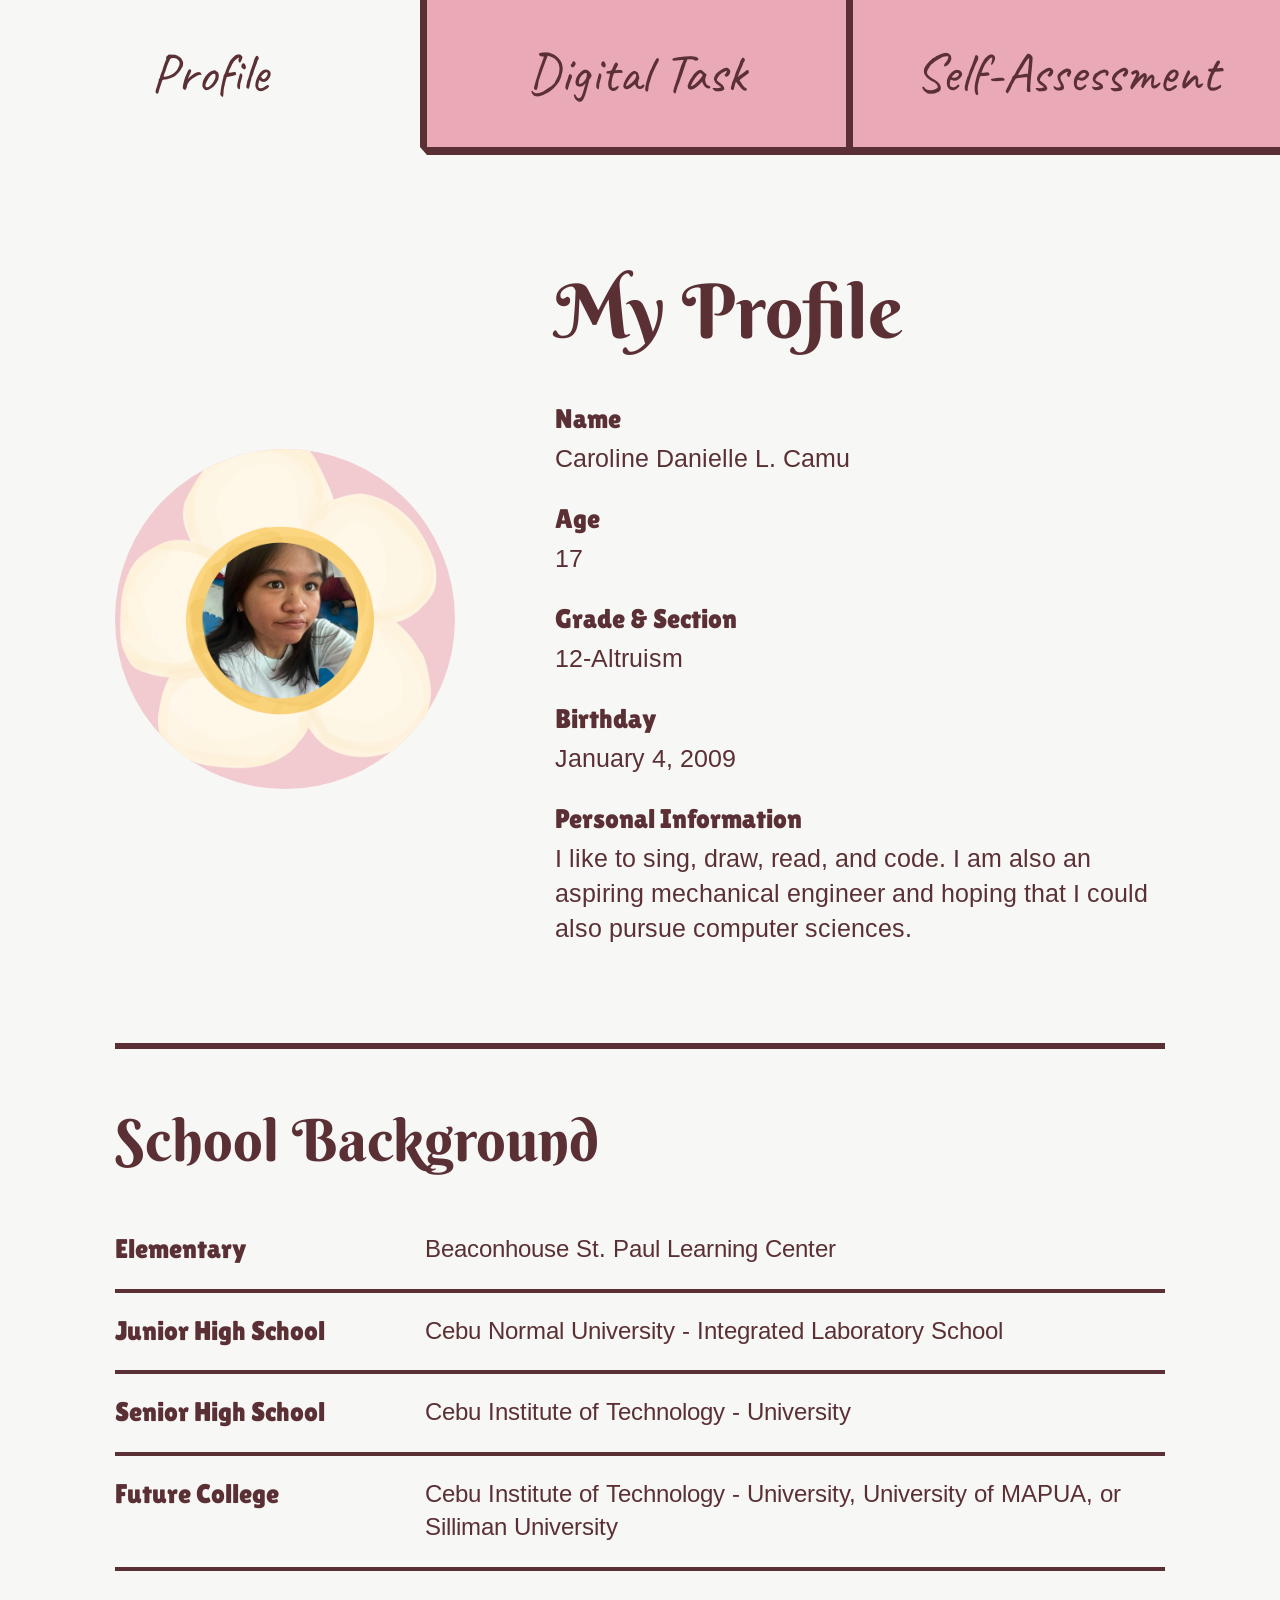
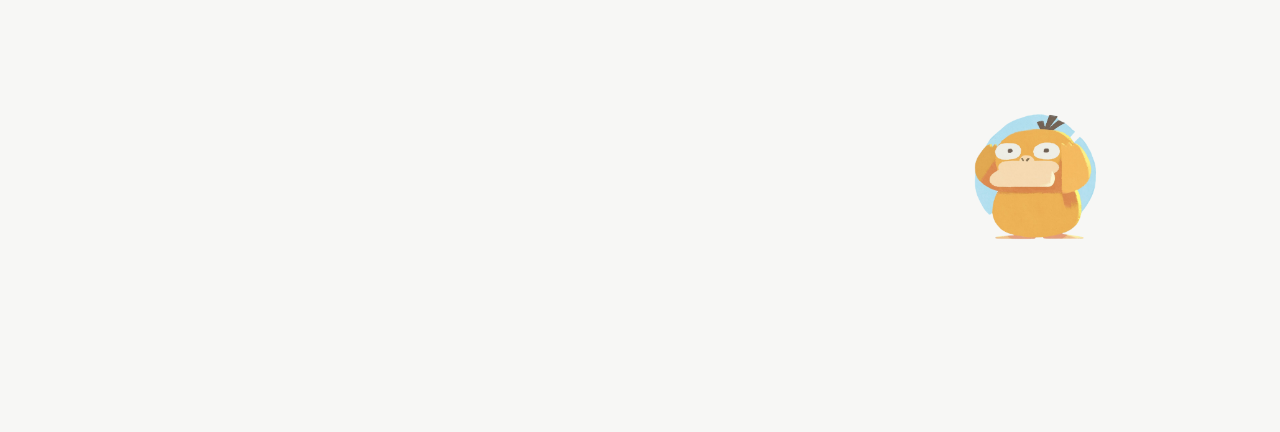
<file: index.html>
<!DOCTYPE html>
<html lang="en">

<head>
    <meta charset="UTF-8">
    <meta name="viewport" content="width=device-width, initial-scale=1.0">

    <title>Caroline's Digital Portfolio</title>

    <link rel="icon" type="image/png" href="ashets/me.png">

    <link href="https://fonts.googleapis.com/css2?family=Arimo:ital,wght@0,400..700;1,400..700&family=Berkshire+Swash&family=Caveat:wght@400..700&family=Lilita+One&family=Lobster&family=Nanum+Pen+Script&family=Share+Tech&display=swap" rel="stylesheet">

    <link rel="stylesheet" href="style.css">
</head>

<body>

    <script>
        window.location.href = "profile.html";
    </script>

</body>

</html>
</file>
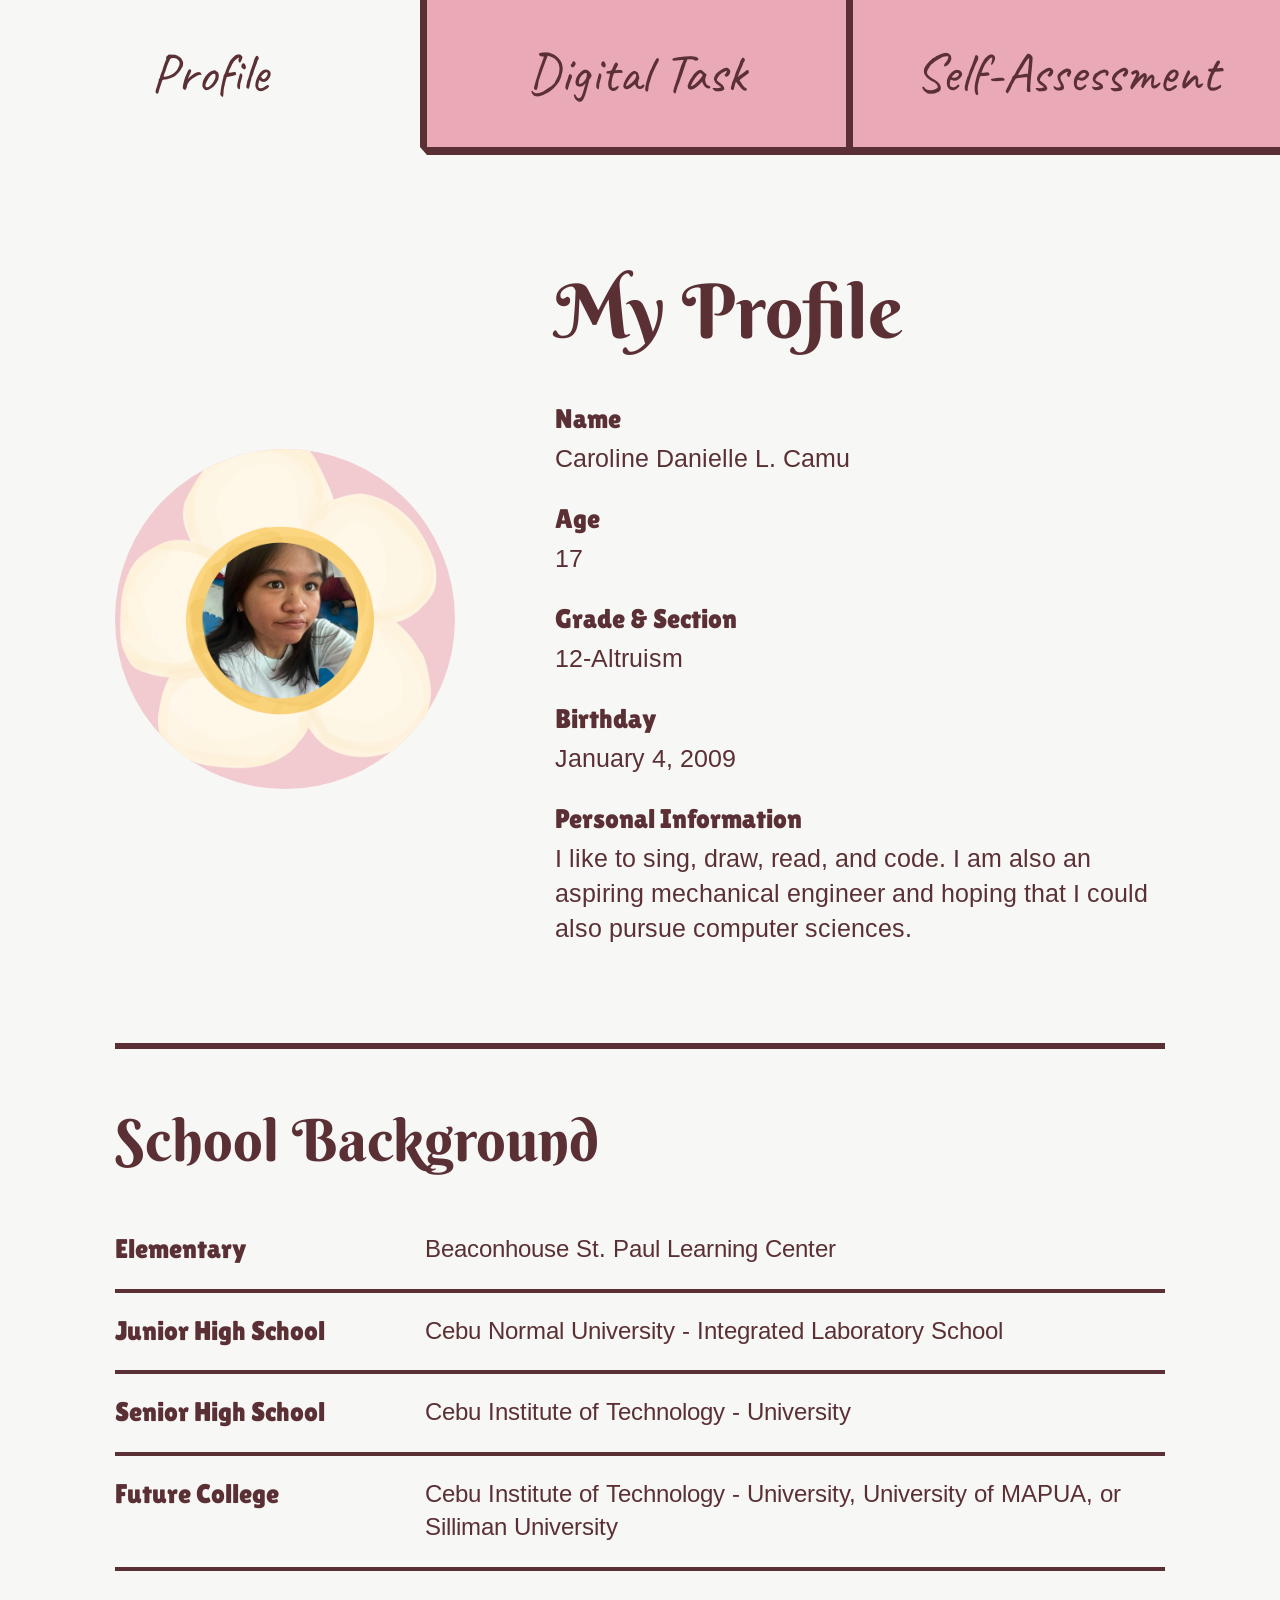
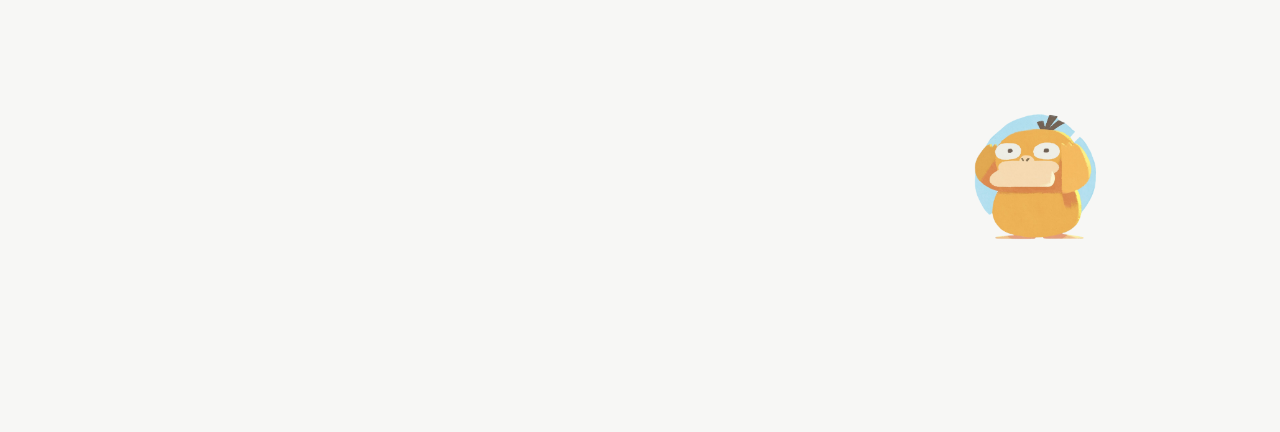
<file: profile.html>
<!DOCTYPE html>
<html lang="en">

<head>

    <meta charset="UTF-8">
    <meta name="viewport" content="width=device-width, initial-scale=1.0">

    <title>My Profile</title>

    <link rel="icon" type="image/png" href="ashets/me.png">

    <link href="https://fonts.googleapis.com/css2?family=Arimo:ital,wght@0,400..700;1,400..700&family=Berkshire+Swash&family=Caveat:wght@400..700&family=Lilita+One&family=Lobster&family=Nanum+Pen+Script&family=Share+Tech&display=swap" rel="stylesheet">

    <link rel="stylesheet" href="style.css">

</head>


<body class="section-page">


    <!-- NAVIGATION -->

    <header class="topbar">

        <a href="profile.html" class="nav-item active">
            Profile
        </a>

        <a href="works.html" class="nav-item">
            Digital Task
        </a>

        <a href="selfass.html" class="nav-item">
            Self-Assessment
        </a>

    </header>



    <!-- PROFILE -->

    <main class="page-content">

        <section class="profile-layout">


            <!-- PROFILE PICTURE -->

            <div class="profile-picture">

                <img
                    src="ashets/me.png"
                    alt="Caroline's profile picture"
                >

            </div>



            <!-- INFORMATION -->

            <div class="profile-info">

                <h1>
                    My Profile
                </h1>


                <div class="info-item">

                    <span class="info-label">
                        Name
                    </span>

                    <p>
                        Caroline Danielle L. Camu
                    </p>

                </div>


                <div class="info-item">

                    <span class="info-label">
                        Age
                    </span>

                    <p>
                        17
                    </p>

                </div>


                <div class="info-item">

                    <span class="info-label">
                        Grade &amp; Section
                    </span>

                    <p>
                        12-Altruism
                    </p>

                </div>


                <div class="info-item">

                    <span class="info-label">
                        Birthday
                    </span>

                    <p>
                        January 4, 2009
                    </p>

                </div>


                <div class="info-item">

                    <span class="info-label">
                        Personal Information
                    </span>

                    <p class="long-text">
                        I like to sing, draw, read, and code.
                        I am also an aspiring mechanical engineer
                        and hoping that I could also pursue
                        computer sciences.
                    </p>

                </div>

            </div>

        </section>



        <!-- SCHOOL BACKGROUND -->

        <section class="school-section">

            <h2>
                School Background
            </h2>


            <div class="school-item">

                <span class="school-level">
                    Elementary
                </span>

                <p>
                    Beaconhouse St. Paul Learning Center
                </p>

            </div>


            <div class="school-item">

                <span class="school-level">
                    Junior High School
                </span>

                <p>
                    Cebu Normal University -
                    Integrated Laboratory School
                </p>

            </div>


            <div class="school-item">

                <span class="school-level">
                    Senior High School
                </span>

                <p>
                    Cebu Institute of Technology - University
                </p>

            </div>


            <div class="school-item">

                <span class="school-level">
                    Future College
                </span>

                <p>
                    Cebu Institute of Technology - University,
                    University of MAPUA, or Silliman University
                </p>

            </div>

        </section>



        <!-- DUCK -->

        <div class="duck-decoration">

            <img
                src="ashets/duck.png"
                alt="Decorative duck"
            >

        </div>


    </main>

</body>

</html>
</file>
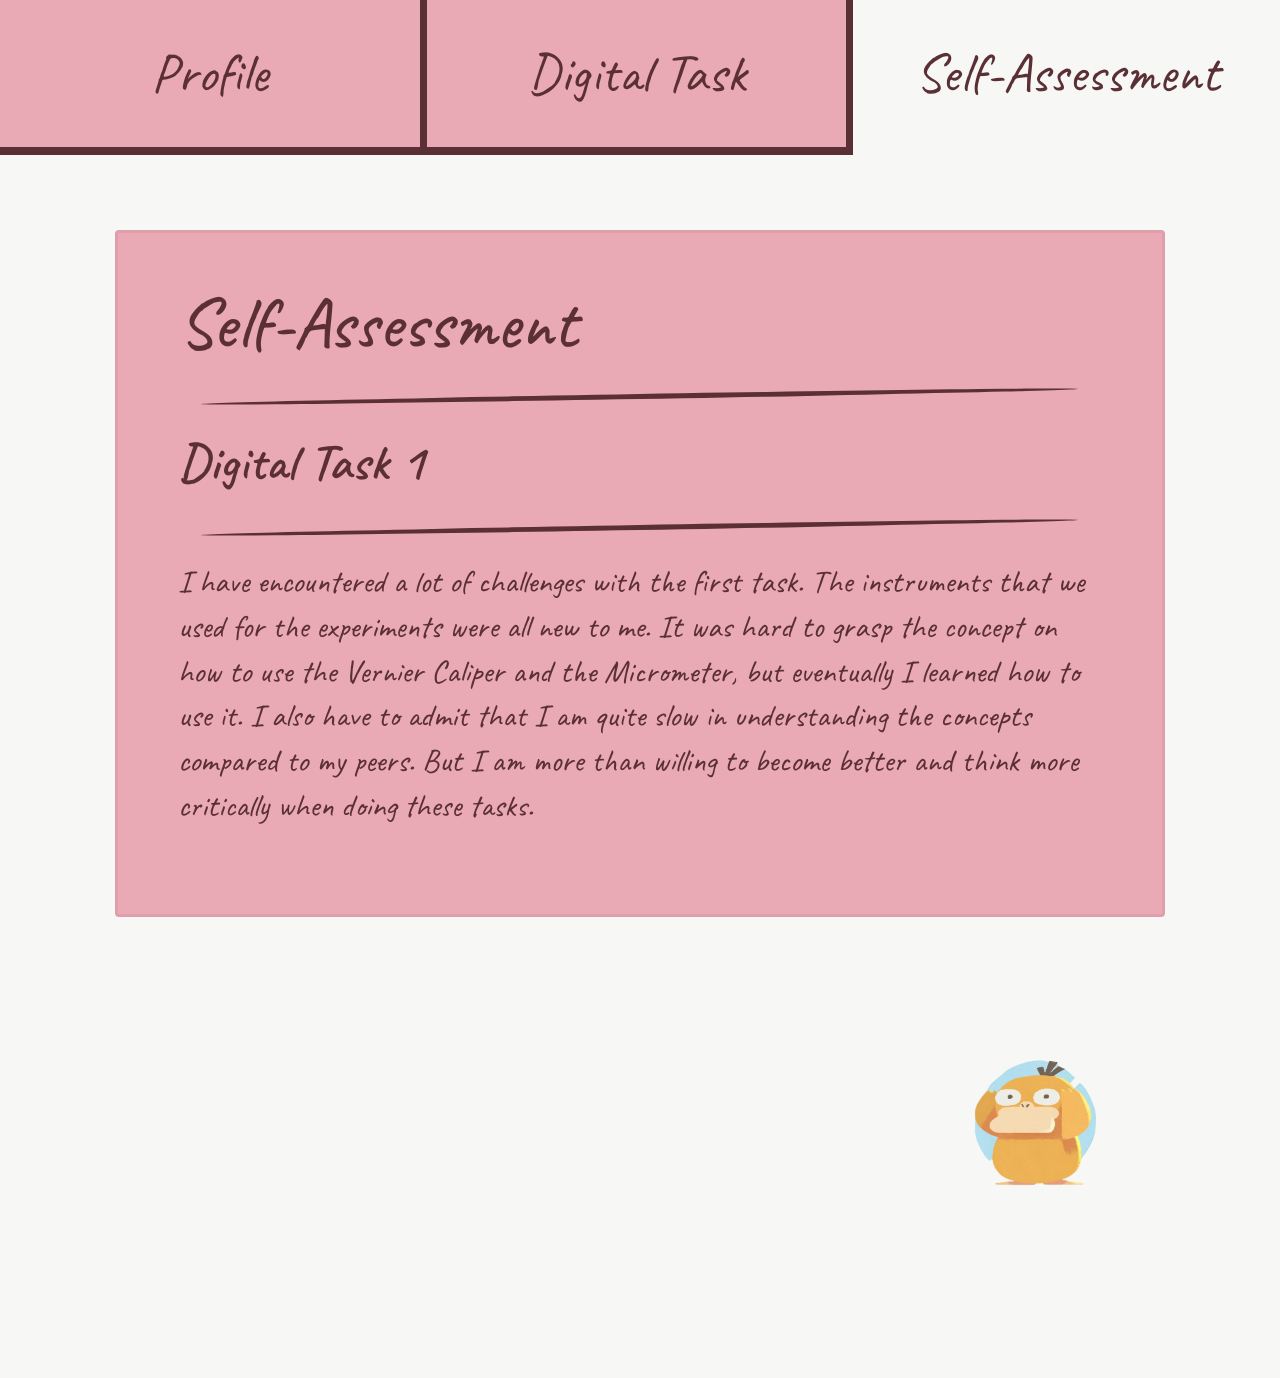
<file: selfass.html>
<!DOCTYPE html>
<html lang="en">

<head>

    <meta charset="UTF-8">
    <meta name="viewport" content="width=device-width, initial-scale=1.0">

    <title>Self-Assessment</title>

    <link rel="icon" type="image/png" href="ashets/me.png">

    <link href="https://fonts.googleapis.com/css2?family=Arimo:ital,wght@0,400..700;1,400..700&family=Berkshire+Swash&family=Caveat:wght@400..700&family=Lilita+One&family=Lobster&family=Nanum+Pen+Script&family=Share+Tech&display=swap" rel="stylesheet">

    <link rel="stylesheet" href="style.css">

</head>


<body class="section-page">


    <!-- NAVIGATION -->

    <header class="topbar">

        <a href="profile.html" class="nav-item">
            Profile
        </a>

        <a href="works.html" class="nav-item">
            Digital Task
        </a>

        <a href="selfass.html" class="nav-item active">
            Self-Assessment
        </a>

    </header>



    <!-- SELF-ASSESSMENT -->

    <main class="page-content">

        <section class="assessment-section">


            <div class="assessment-card">

                <h1>
                    Self-Assessment
                </h1>


                <div class="assessment-line"></div>


                <h2>
                    Digital Task 1
                </h2>


                <div class="assessment-line"></div>


                <p class="assessment-answer">

                    I have encountered a lot of challenges with the first task.
                    The instruments that we used for the experiments were all
                    new to me. It was hard to grasp the concept on how to use
                    the Vernier Caliper and the Micrometer, but eventually I
                    learned how to use it. I also have to admit that I am quite
                    slow in understanding the concepts compared to my peers.
                    But I am more than willing to become better and think more
                    critically when doing these tasks.

                </p>


            </div>


        </section>


        <!-- DUCK -->

        <div class="duck-decoration">

            <img
                src="ashets/duck.png"
                alt="Decorative duck"
            >

        </div>

    </main>

</body>

</html>
</file>
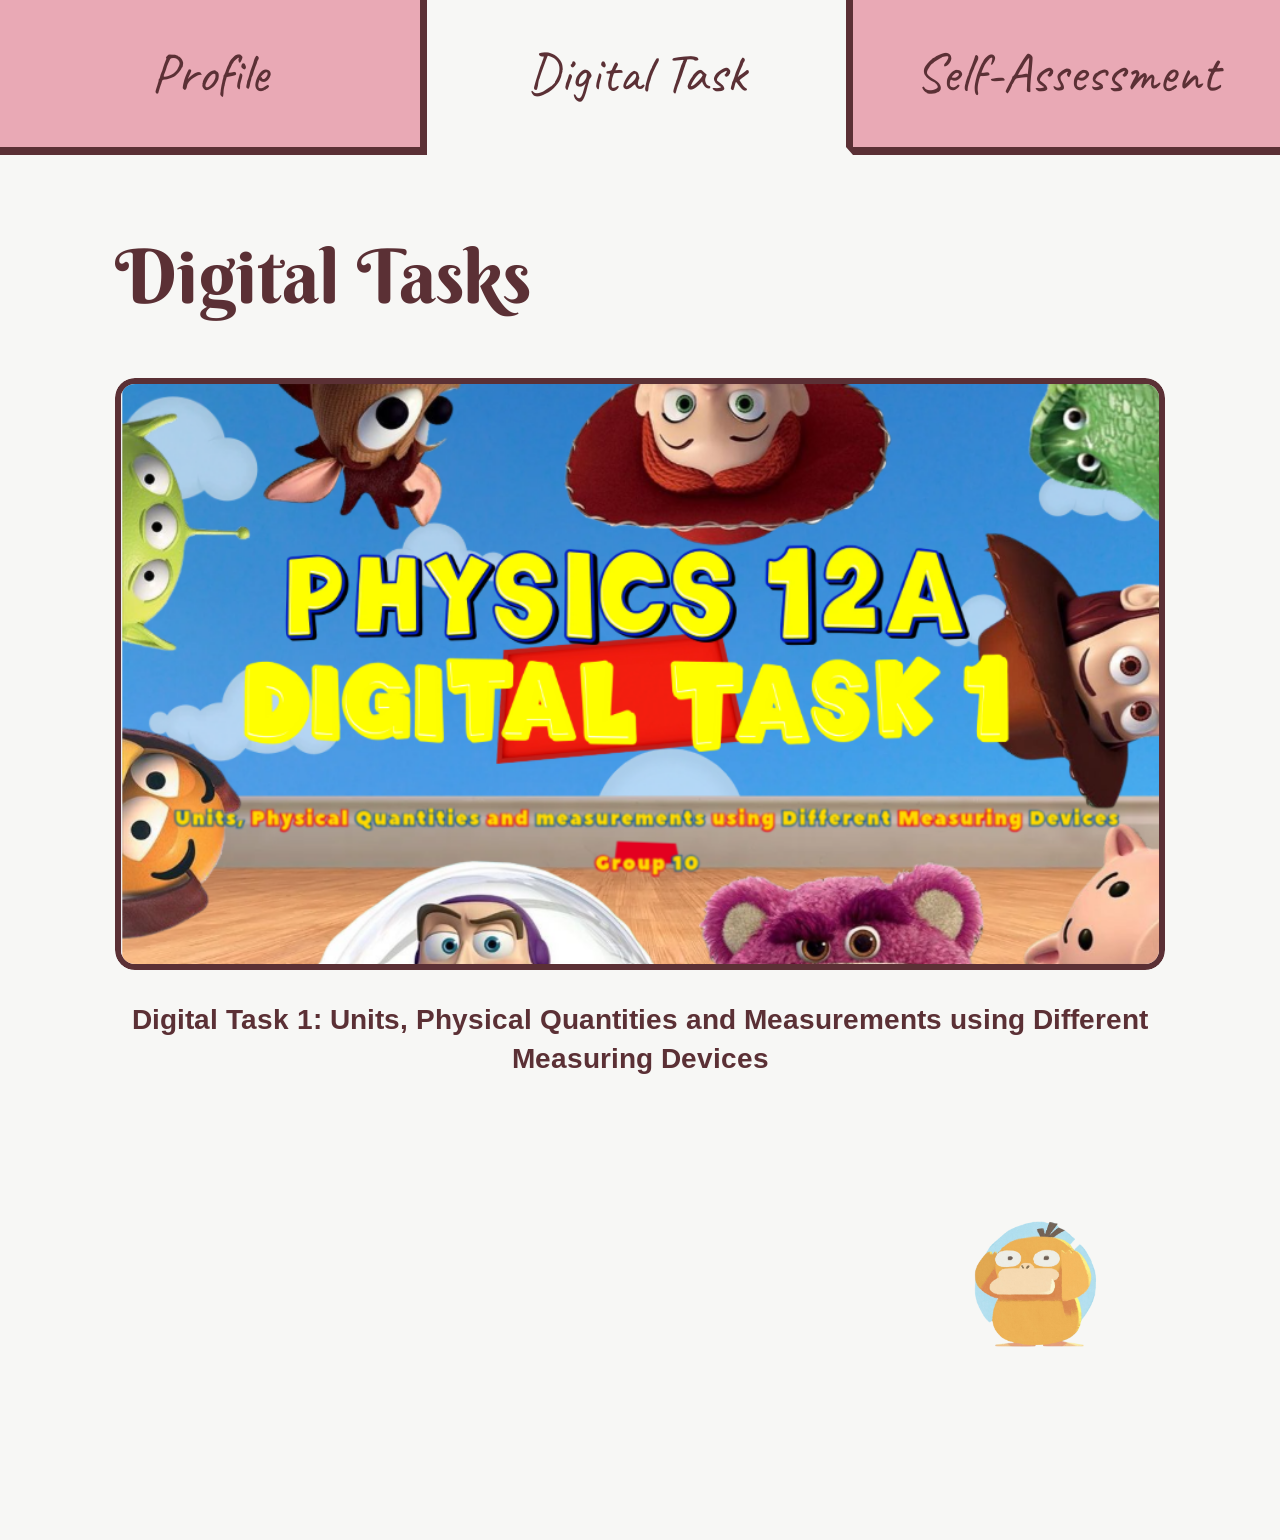
<file: works.html>
<!DOCTYPE html>
<html lang="en">

<head>

    <meta charset="UTF-8">
    <meta name="viewport" content="width=device-width, initial-scale=1.0">

    <title>Digital Tasks</title>

    <link rel="icon" type="image/png" href="ashets/me.png">

    <link href="https://fonts.googleapis.com/css2?family=Arimo:ital,wght@0,400..700;1,400..700&family=Berkshire+Swash&family=Caveat:wght@400..700&family=Lilita+One&family=Lobster&family=Nanum+Pen+Script&family=Share+Tech&display=swap" rel="stylesheet">

    <link rel="stylesheet" href="style.css">

</head>


<body class="section-page">


    <!-- NAVIGATION -->

    <header class="topbar">

        <a href="profile.html" class="nav-item">
            Profile
        </a>

        <a href="works.html" class="nav-item active">
            Digital Task
        </a>

        <a href="selfass.html" class="nav-item">
            Self-Assessment
        </a>

    </header>



    <!-- DIGITAL TASK CONTENT -->

    <main class="page-content">

        <section class="tasks-section">

            <h1>
                Digital Tasks
            </h1>


            <div class="digital-task-card">


                <!-- CLICKABLE CANVA PROJECT -->

                <a
                    href="https://canva.link/yupzhnz2k74lyd2"
                    target="_blank"
                    class="digital-task-link"
                >

                    <img
                        src="ashets/digitask1.png"
                        alt="Digital Task 1"
                        class="digital-task-image"
                    >

                </a>


                <h2>
                    Digital Task 1: Units, Physical Quantities and Measurements using Different Measuring Devices
                </h2>


            </div>

        </section>


        <!-- DUCK -->

        <div class="duck-decoration">

            <img
                src="ashets/duck.png"
                alt="Decorative duck"
            >

        </div>

    </main>

</body>

</html>
</file>
<file: style.css>
@import url('https://fonts.googleapis.com/css2?family=Arimo:ital,wght@0,400..700;1,400..700&family=Berkshire+Swash&family=Caveat:wght@400..700&family=Lilita+One&family=Lobster&family=Nanum+Pen+Script&family=Share+Tech&display=swap');


/* ==========================================
   COLORS
========================================== */

:root {
    --pink: #e9a9b5;
    --light-pink: #f1cbd0;
    --brown: #5b3035;
    --yellow: #f2b65d;
    --white: #f7f7f5;
}


/* ==========================================
   RESET
========================================== */

* {
    box-sizing: border-box;
    margin: 0;
    padding: 0;
}


html {
    min-height: 100%;
}


body {
    min-height: 100vh;

    background: var(--pink);

    color: var(--brown);

    font-family: 'Arimo', sans-serif;
}


/* ==========================================
   HEADER
========================================== */

.topbar {
    width: 100%;
    height: 155px;

    display: grid;

    grid-template-columns: 1fr 1fr 1fr;

    border-bottom: 8px solid var(--brown);

    position: relative;

    z-index: 10;
}


.nav-item {
    display: flex;

    align-items: center;
    justify-content: center;

    text-align: center;

    padding: 0 20px;

    background: var(--pink);

    color: var(--brown);

    text-decoration: none;

    font-family: 'Caveat', cursive;

    font-size: 55px;

    line-height: 1;

    border-right: 7px solid var(--brown);

    transition:
        background 0.2s ease,
        transform 0.2s ease;
}


.nav-item:last-child {
    border-right: none;
}


.nav-item:hover {
    background: var(--light-pink);
}


/* ==========================================
   ACTIVE HEADER
========================================== */

.nav-item.active {
    background: var(--white);

    border-bottom: 8px solid var(--white);

    margin-bottom: -8px;

    position: relative;

    z-index: 20;
}


/* ==========================================
   MAIN PAGE
========================================== */

.section-page {
    background: var(--pink);
}


.page-content {
    width: 100%;

    min-height: calc(100vh - 155px);

    background: var(--white);

    padding: 75px 9% 100px;

    position: relative;

    z-index: 5;
}


/* ==========================================
   PROFILE
========================================== */

.profile-layout {
    width: 100%;

    display: flex;

    align-items: center;

    gap: 100px;

    padding: 35px 0 70px;
}


.profile-picture {
    width: 340px;
    height: 340px;

    flex-shrink: 0;

    background: var(--light-pink);

    border-radius: 50%;

    overflow: hidden;

    display: flex;

    align-items: center;

    justify-content: center;
}


.profile-picture img {
    width: 125%;
    height: 125%;

    max-width: none;

    object-fit: cover;

    display: block;
}


.profile-info {
    flex: 1;
}


.profile-info h1 {
    font-family: 'Berkshire Swash', cursive;

    font-size: 75px;

    font-weight: 400;

    margin-bottom: 45px;
}


.info-item {
    margin-bottom: 27px;
}


.info-label {
    display: block;

    font-family: 'Lilita One', sans-serif;

    font-size: 27px;

    margin-bottom: 7px;
}


.info-item p {
    font-family: 'Arimo', sans-serif;

    font-size: 25px;

    line-height: 1.4;
}


.long-text {
    max-width: 750px;
}


/* ==========================================
   SCHOOL BACKGROUND
========================================== */

.school-section {
    width: 100%;

    padding-top: 55px;

    border-top: 6px solid var(--brown);
}


.school-section h2 {
    font-family: 'Berkshire Swash', cursive;

    font-size: 58px;

    font-weight: 400;

    margin-bottom: 35px;
}


.school-item {
    display: grid;

    grid-template-columns: 280px 1fr;

    gap: 30px;

    align-items: start;

    padding: 22px 0;

    border-bottom: 4px solid var(--brown);

    font-size: 24px;
}


.school-level {
    font-family: 'Lilita One', sans-serif;

    font-size: 27px;
}


.school-item p {
    font-family: 'Arimo', sans-serif;

    line-height: 1.4;
}


/* ==========================================
   DUCK
========================================== */

.duck-decoration {
    width: 100%;

    display: flex;

    justify-content: flex-end;

    align-items: flex-end;

    margin-top: 50px;

    padding-right: 20px;
}


.duck-decoration img {
    width: 220px;

    height: auto;

    display: block;
}


/* ==========================================
   DIGITAL TASKS
========================================== */

.tasks-section {
    width: 100%;

    min-height: 600px;
}


.tasks-section h1 {
    font-family: 'Berkshire Swash', cursive;

    font-size: 75px;

    font-weight: 400;

    margin-bottom: 55px;
}


.digital-task-card {
    width: 100%;

    max-width: 1100px;

    margin: 0 auto;

    text-align: center;
}


.digital-task-link {
    display: block;

    width: 100%;

    text-decoration: none;

    border-radius: 20px;

    overflow: hidden;

    transition:
        transform 0.25s ease,
        box-shadow 0.25s ease;
}


.digital-task-link:hover {
    transform: translateY(-8px);

    box-shadow: 0 12px 0 var(--brown);
}


.digital-task-image {
    display: block;

    width: 100%;

    height: auto;

    border-radius: 20px;

    border: 6px solid var(--brown);
}


.digital-task-card h2 {
    font-family: 'Arimo', sans-serif;

    font-size: 28px;

    font-weight: 700;

    line-height: 1.4;

    color: var(--brown);

    margin-top: 30px;
}


/* ==========================================
   SELF-ASSESSMENT
========================================== */

.assessment-section {
    width: 100%;

    min-height: 600px;
}


.assessment-card {
    width: 100%;

    background: var(--pink);

    padding: 45px 60px 55px;

    border-radius: 4px;

    border: 3px solid rgba(91, 48, 53, 0.08);
}


.assessment-card h1 {
    font-family: 'Caveat', cursive;

    font-size: 72px;

    font-weight: 500;

    color: var(--brown);

    margin-bottom: 25px;
}


.assessment-card h2 {
    font-family: 'Caveat', cursive;

    font-size: 52px;

    font-weight: 600;

    color: var(--brown);

    margin: 30px 0;
}


.assessment-line {
    width: 95%;

    height: 5px;

    background: var(--brown);

    border-radius: 50%;

    margin: 25px auto;

    transform: rotate(-1deg);
}


.assessment-answer {
    font-family: 'Caveat', cursive;

    font-size: 32px;

    line-height: 1.4;

    color: var(--brown);

    max-width: 1200px;

    margin: 30px auto;

    text-align: left;
}


/* ==========================================
   TABLET
========================================== */

@media (max-width: 900px) {

    .topbar {
        height: 130px;
    }


    .nav-item {
        font-size: 40px;

        padding: 0 12px;
    }


    .page-content {
        min-height: calc(100vh - 130px);

        padding: 60px 7% 80px;
    }


    .profile-layout {
        flex-direction: column;

        align-items: flex-start;

        gap: 50px;
    }


    .profile-info h1,
    .tasks-section h1 {
        font-size: 60px;
    }


    .school-item {
        grid-template-columns: 220px 1fr;
    }


    .assessment-card {
        padding: 40px;
    }


    .assessment-card h1 {
        font-size: 60px;
    }


    .assessment-answer {
        font-size: 29px;
    }


    .duck-decoration img {
        width: 180px;
    }

}


/* ==========================================
   PHONE
========================================== */

@media (max-width: 600px) {

    .topbar {
        height: 100px;
    }


    .nav-item {
        font-size: 25px;

        padding: 0 7px;

        border-right: 4px solid var(--brown);
    }


    .page-content {
        min-height: calc(100vh - 100px);

        padding: 45px 7% 70px;
    }


    .profile-layout {
        gap: 35px;

        padding-top: 10px;
    }


    .profile-picture {
        width: 280px;
        height: 280px;
    }


    .profile-info h1,
    .tasks-section h1 {
        font-size: 48px;
    }


    .info-label {
        font-size: 23px;
    }


    .info-item p {
        font-size: 20px;
    }


    .school-section h2 {
        font-size: 43px;
    }


    .school-item {
        grid-template-columns: 1fr;

        gap: 8px;

        font-size: 19px;
    }


    .school-level {
        font-size: 23px;
    }


    .digital-task-card h2 {
        font-size: 21px;
    }


    .assessment-card {
        padding: 30px 25px 35px;
    }


    .assessment-card h1 {
        font-size: 50px;
    }


    .assessment-card h2 {
        font-size: 40px;
    }


    .assessment-answer {
        font-size: 25px;

        line-height: 1.4;
    }


    .duck-decoration {
        justify-content: center;

        margin-top: 40px;

        padding-right: 0;
    }


    .duck-decoration img {
        width: 150px;
    }

}
</file>
